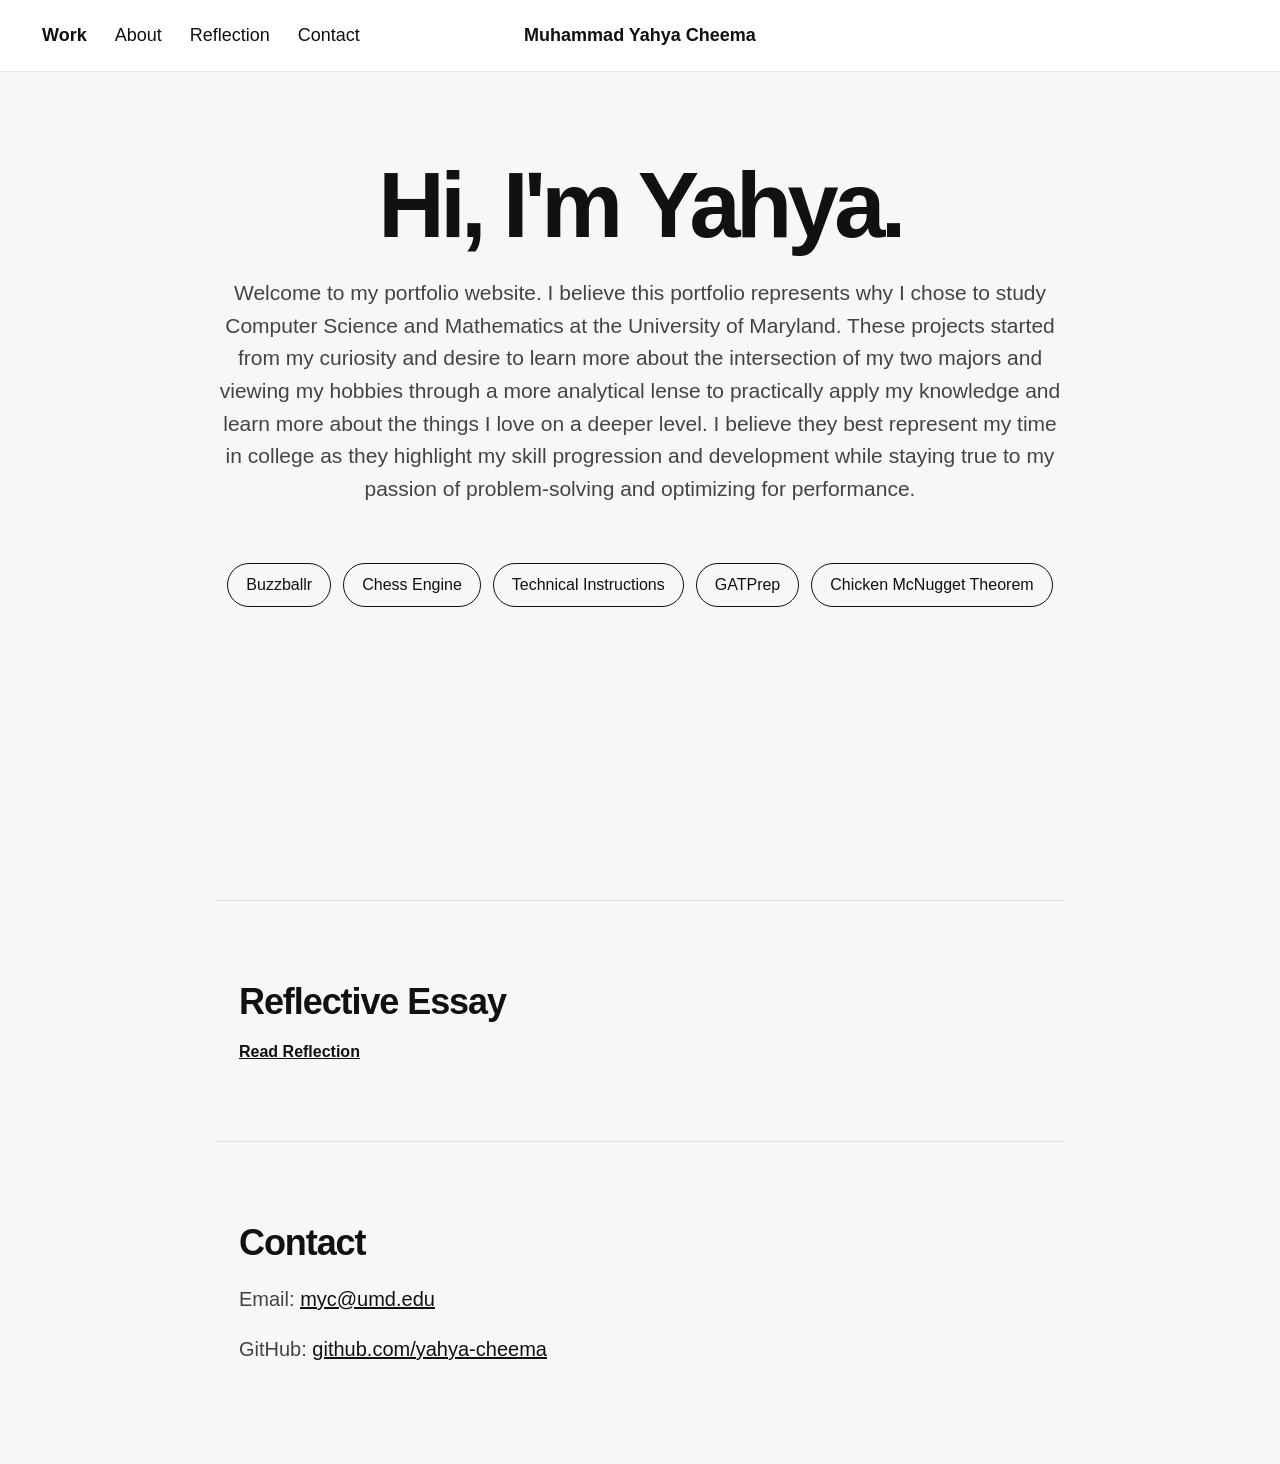
<file: index.html>
<!DOCTYPE html>
<html lang="en">
<head>
  <meta charset="UTF-8" />
  <meta name="viewport" content="width=device-width, initial-scale=1.0" />
  <title>Muhammad Yahya Cheema | Portfolio</title>
  <link rel="stylesheet" href="style.css" />
</head>

<body>
  <header class="navbar">
    <nav class="nav-left">
      <a href="#work">Work</a>
      <a href="#about">About</a>
      <a href="#reflection">Reflection</a>
      <a href="#contact">Contact</a>
    </nav>

    <div class="nav-name">Muhammad Yahya Cheema</div>
  </header>

  <main>
    <section class="hero">
      <h1>Hi, I'm Yahya.</h1>

      <div class="bio" id="about">
        <p>
          Welcome to my portfolio website. I believe this portfolio represents why I chose to study Computer Science and Mathematics at the University of Maryland.
         These projects started from my curiosity and desire to learn more about the intersection of my two majors and viewing my
        hobbies through a more analytical lense to practically apply my knowledge and learn more about the things I love on a deeper level.
        I believe they best represent my time in college as they highlight my skill progression
        and development while staying true to my passion of problem-solving and optimizing for performance.
        </p>
      </div>

      <div class="button-row" id="work">
        <a href="artifact1.html" class="button">Buzzballr</a>
        <a href="artifact2.html" class="button">Chess Engine</a>
        <a href="artifact3.html" class="button">Technical Instructions</a>
        <a href="artifact4.html" class="button">GATPrep</a>
        <a href="artifact5.html" class="button">Chicken McNugget Theorem</a>
      </div>
    </section>

    <section class="section" id="reflection">
      <h2>Reflective Essay</h2>
      <p>
      </p>
      <a href="reflection.html" class="text-link">Read Reflection</a>
    </section>

    <section class="section" id="contact">
      <h2>Contact</h2>
      <p>Email: <a href="mailto:myc@terpmail.umd.edu">myc@umd.edu</a></p>
      <p>GitHub: <a href="https://github.com/yahya-cheema">github.com/yahya-cheema</a></p>
    </section>
  </main>
</body>
</html>
</file>
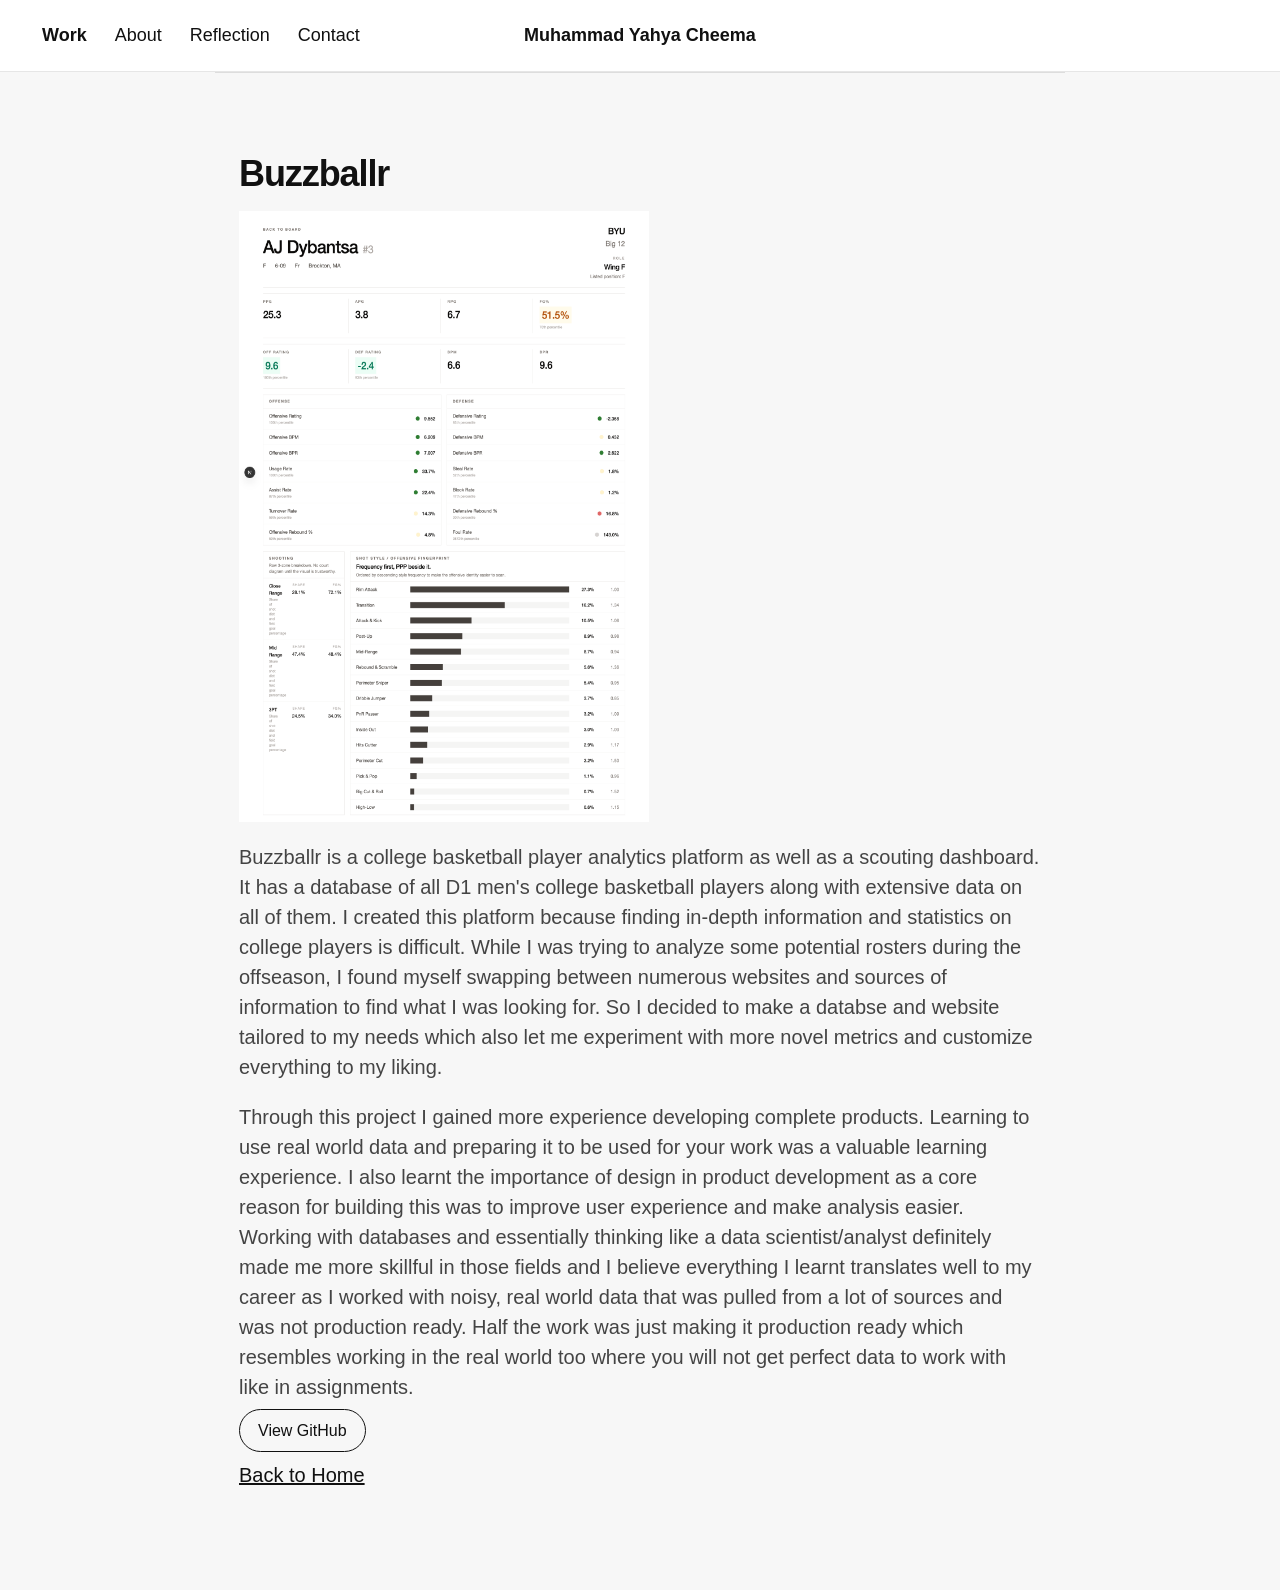
<file: artifact1.html>
<!DOCTYPE html>
<html lang="en">
<head>
  <meta charset="UTF-8" />
  <meta name="viewport" content="width=device-width, initial-scale=1.0" />
  <title>Artifact 1 | Buzzballr</title>
  <link rel="stylesheet" href="style.css" />
</head>

<body>
  <header class="navbar">
    <nav class="nav-left">
      <a href="index.html#work">Work</a>
      <a href="index.html#about">About</a>
      <a href="index.html#reflection">Reflection</a>
      <a href="index.html#contact">Contact</a>
    </nav>

    <div class="nav-name">Muhammad Yahya Cheema</div>
  </header>

  <main>
    <section class="section">
      <h2>Buzzballr</h2>
<img src="images/buzz_aj.png" width="410" height="611" align="center">
      <p>
          Buzzballr is a college basketball player analytics platform as well as a scouting dashboard.
          It has a database of all D1 men's college basketball players along with extensive data on all of them.
           I created this platform because finding in-depth information and statistics on college players is difficult. 
           While I was trying to analyze some potential rosters during the offseason, I found myself swapping between numerous 
           websites and sources of information to find what I was looking for. So I decided to make a databse and website tailored to
            my needs which also let me experiment with more novel metrics and customize everything to my liking.
      </p>
      <p>
          Through this project I gained more experience developing complete products. Learning to use real world data and 
          preparing it to be used for your work was a valuable learning experience. I also learnt the importance of design in 
          product development as a core reason for building this was to improve user experience and make analysis easier. 
          Working with databases and essentially thinking like a data scientist/analyst definitely made me more skillful in those fields
           and I believe everything I learnt translates well to my career as I worked with noisy,
           real world data that was pulled from a lot of sources and was not production ready. Half the work was just making it production ready which resembles working in the real world too
           where you will not get perfect data to work with like in assignments.
      </p>
      <a href="https://github.com/yahya-cheema/buzzballr" class="button" target="_blank">
          View GitHub
        </a>
      <p>
        <a href="index.html">Back to Home</a>
      </p>
    </section>
  </main>
</body>
</html>
</file>
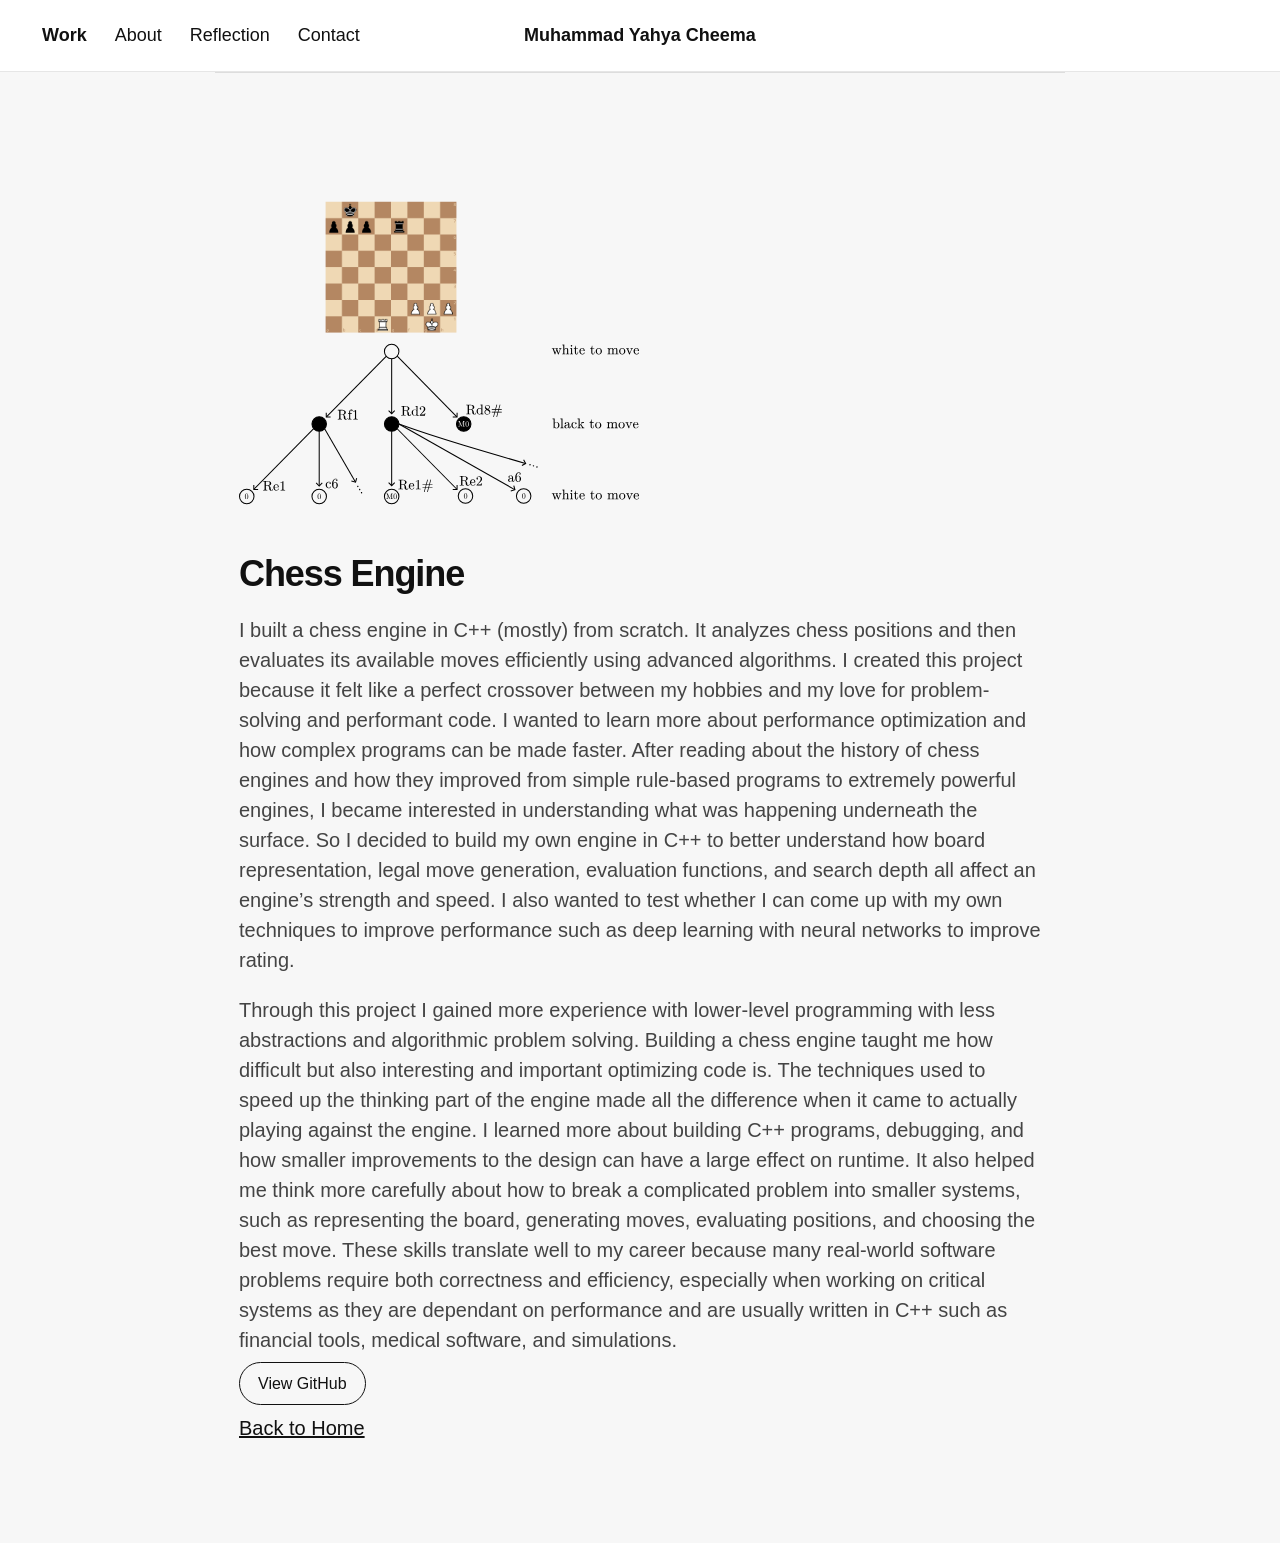
<file: artifact2.html>
<!DOCTYPE html>
<html lang="en">
<head>
  <meta charset="UTF-8" />
  <meta name="viewport" content="width=device-width, initial-scale=1.0" />
  <title>Artifact 2 | Chess Engine</title>
  <link rel="stylesheet" href="style.css" />
</head>

<body>
  <header class="navbar">
    <nav class="nav-left">
      <a href="index.html#work">Work</a>
      <a href="index.html#about">About</a>
      <a href="index.html#reflection">Reflection</a>
      <a href="index.html#contact">Contact</a>
    </nav>

    <div class="nav-name">Muhammad Yahya Cheema</div>
  </header>

  <main>
    <section class="section">
        
      

      <img
          src="images/example_gametree.svg"
          alt="Illustration or screenshot representing the C++ chess engine"
         width="400" height="400" align="center" 
        >
        <h2>Chess Engine</h2>
<p> I built a chess engine in C++ (mostly) from scratch. It analyzes chess positions and then evaluates its available moves efficiently using advanced algorithms. I created this project because it felt like a perfect crossover between my hobbies and my love for problem-solving and performant code. I wanted to learn more about performance optimization and how complex programs can be made faster. After reading about the history of chess engines and how they improved from simple rule-based programs to extremely powerful engines, I became interested in understanding what was happening underneath the surface. So I decided to build my own engine in C++ to better understand how board representation, legal move generation, evaluation functions, and search depth all affect an engine’s strength and speed. I also wanted to test whether I can come up with my own techniques to improve performance such as deep learning with neural networks to improve rating.</p> <p> Through this project I gained more experience with lower-level programming with less abstractions and algorithmic problem solving. Building a chess engine taught me how difficult but also interesting and important optimizing code is. The techniques used to speed up the thinking part of the engine made all the difference when it came to actually playing against the engine. I learned more about building C++ programs, debugging, and how smaller improvements to the design can have a large effect on runtime. It also helped me think more carefully about how to break a complicated problem into smaller systems, such as representing the board, generating moves, evaluating positions, and choosing the best move. These skills translate well to my career because many real-world software problems require both correctness and efficiency, especially when working on critical systems as they are dependant on performance and are usually written in C++ such as financial tools, medical software, and simulations. </p>
<a href="https://github.com/yahya-cheema/chess-engine" class="button" target="_blank">
    View GitHub
  </a>
      <p>
        <a href="index.html">Back to Home</a>
      </p>
    </section>
  </main>
</body>
</html>
</file>
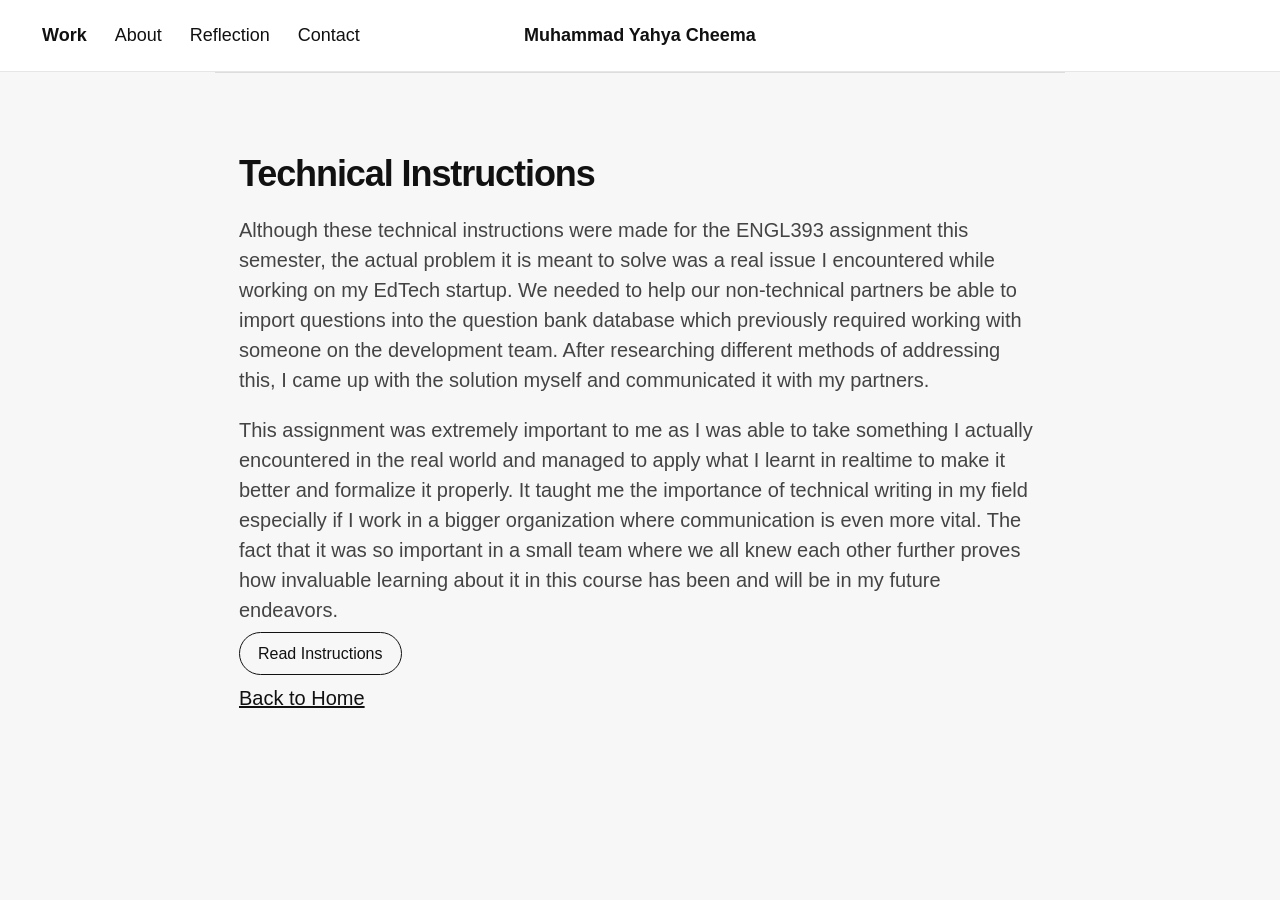
<file: artifact3.html>
<!doctype html>
<html lang="en">
    <head>
        <meta charset="UTF-8" />
        <meta name="viewport" content="width=device-width, initial-scale=1.0" />
        <title>Artifact 3 | Technical Instructions</title>
        <link rel="stylesheet" href="style.css" />
    </head>

    <body>
        <header class="navbar">
            <nav class="nav-left">
                <a href="index.html#work">Work</a>
                <a href="index.html#about">About</a>
                <a href="index.html#reflection">Reflection</a>
                <a href="index.html#contact">Contact</a>
            </nav>

            <div class="nav-name">Muhammad Yahya Cheema</div>
        </header>

        <main>
            <section class="section">
                <h2>Technical Instructions</h2>
                <p>
                    Although these technical instructions were made for the
                    ENGL393 assignment this semester, the actual problem it is
                    meant to solve was a real issue I encountered while working
                    on my EdTech startup. We needed to help our non-technical
                    partners be able to import questions into the question bank
                    database which previously required working with someone on
                    the development team. After researching different methods of
                    addressing this, I came up with the solution myself and
                    communicated it with my partners.
                </p>
                <p>
                    This assignment was extremely important to me as I was able
                    to take something I actually encountered in the real world
                    and managed to apply what I learnt in realtime to make it
                    better and formalize it properly. It taught me the
                    importance of technical writing in my field especially if I
                    work in a bigger organization where communication is even
                    more vital. The fact that it was so important in a small
                    team where we all knew each other further proves how
                    invaluable learning about it in this course has been and
                    will be in my future endeavors.
                </p>
                <a
                    href="https://docs.google.com/document/d/10ZxPSVgvnDgTx_lJd2cb285ONF_7zN0tjBcY_e3jxpo/edit?usp=sharing"
                    class="button"
                    target="_blank"
                >
                    Read Instructions
                </a>
                <p>
                    <a href="index.html">Back to Home</a>
                </p>
            </section>
        </main>
    </body>
</html>
</file>
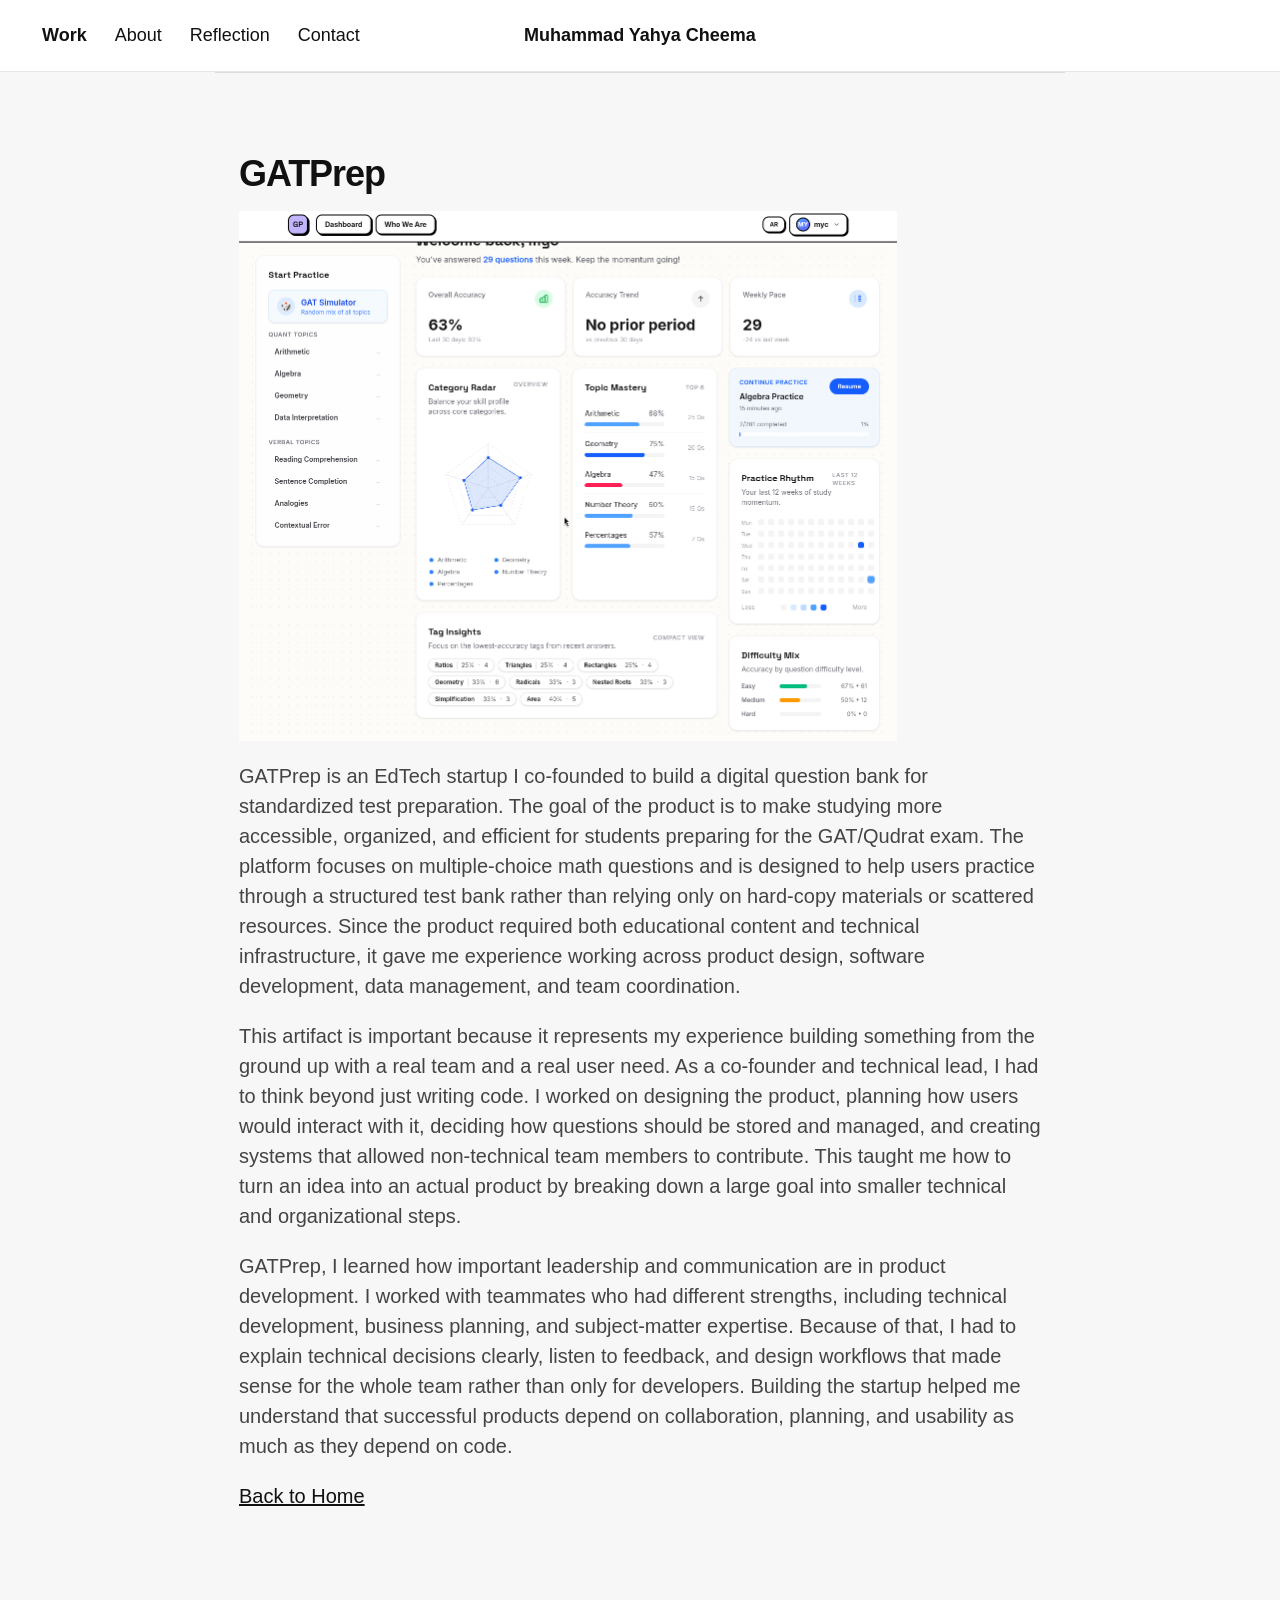
<file: artifact4.html>
<!doctype html>
<html lang="en">
    <head>
        <meta charset="UTF-8" />
        <meta name="viewport" content="width=device-width, initial-scale=1.0" />
        <title>Artifact 4 | GATPrep</title>
        <link rel="stylesheet" href="style.css" />
    </head>

    <body>
        <header class="navbar">
            <nav class="nav-left">
                <a href="index.html#work">Work</a>
                <a href="index.html#about">About</a>
                <a href="index.html#reflection">Reflection</a>
                <a href="index.html#contact">Contact</a>
            </nav>

            <div class="nav-name">Muhammad Yahya Cheema</div>
        </header>

        <main>
            <section class="section">
                <h2>GATPrep</h2>
                <img src="images/gatprepdash.png" width="658" height="530" align="center">
                <p>
                    GATPrep is an EdTech startup I co-founded to build a digital
                    question bank for standardized test preparation. The goal of
                    the product is to make studying more accessible, organized,
                    and efficient for students preparing for the GAT/Qudrat
                    exam. The platform focuses on multiple-choice math questions
                    and is designed to help users practice through a structured
                    test bank rather than relying only on hard-copy materials or
                    scattered resources. Since the product required both
                    educational content and technical infrastructure, it gave me
                    experience working across product design, software
                    development, data management, and team coordination.
                </p>

                <p>
                    This artifact is important because it represents my
                    experience building something from the ground up with a real
                    team and a real user need. As a co-founder and technical
                    lead, I had to think beyond just writing code. I worked on
                    designing the product, planning how users would interact
                    with it, deciding how questions should be stored and
                    managed, and creating systems that allowed non-technical
                    team members to contribute. This taught me how to turn an
                    idea into an actual product by breaking down a large goal
                    into smaller technical and organizational steps.
                </p>

                <p>
                    GATPrep, I learned how important leadership and
                    communication are in product development. I worked with
                    teammates who had different strengths, including technical
                    development, business planning, and subject-matter
                    expertise. Because of that, I had to explain technical
                    decisions clearly, listen to feedback, and design workflows
                    that made sense for the whole team rather than only for
                    developers. Building the startup helped me understand that
                    successful products depend on collaboration, planning, and
                    usability as much as they depend on code.
                </p>

                <p>
                    <a href="index.html">Back to Home</a>
                </p>
            </section>
        </main>
    </body>
</html>
</file>
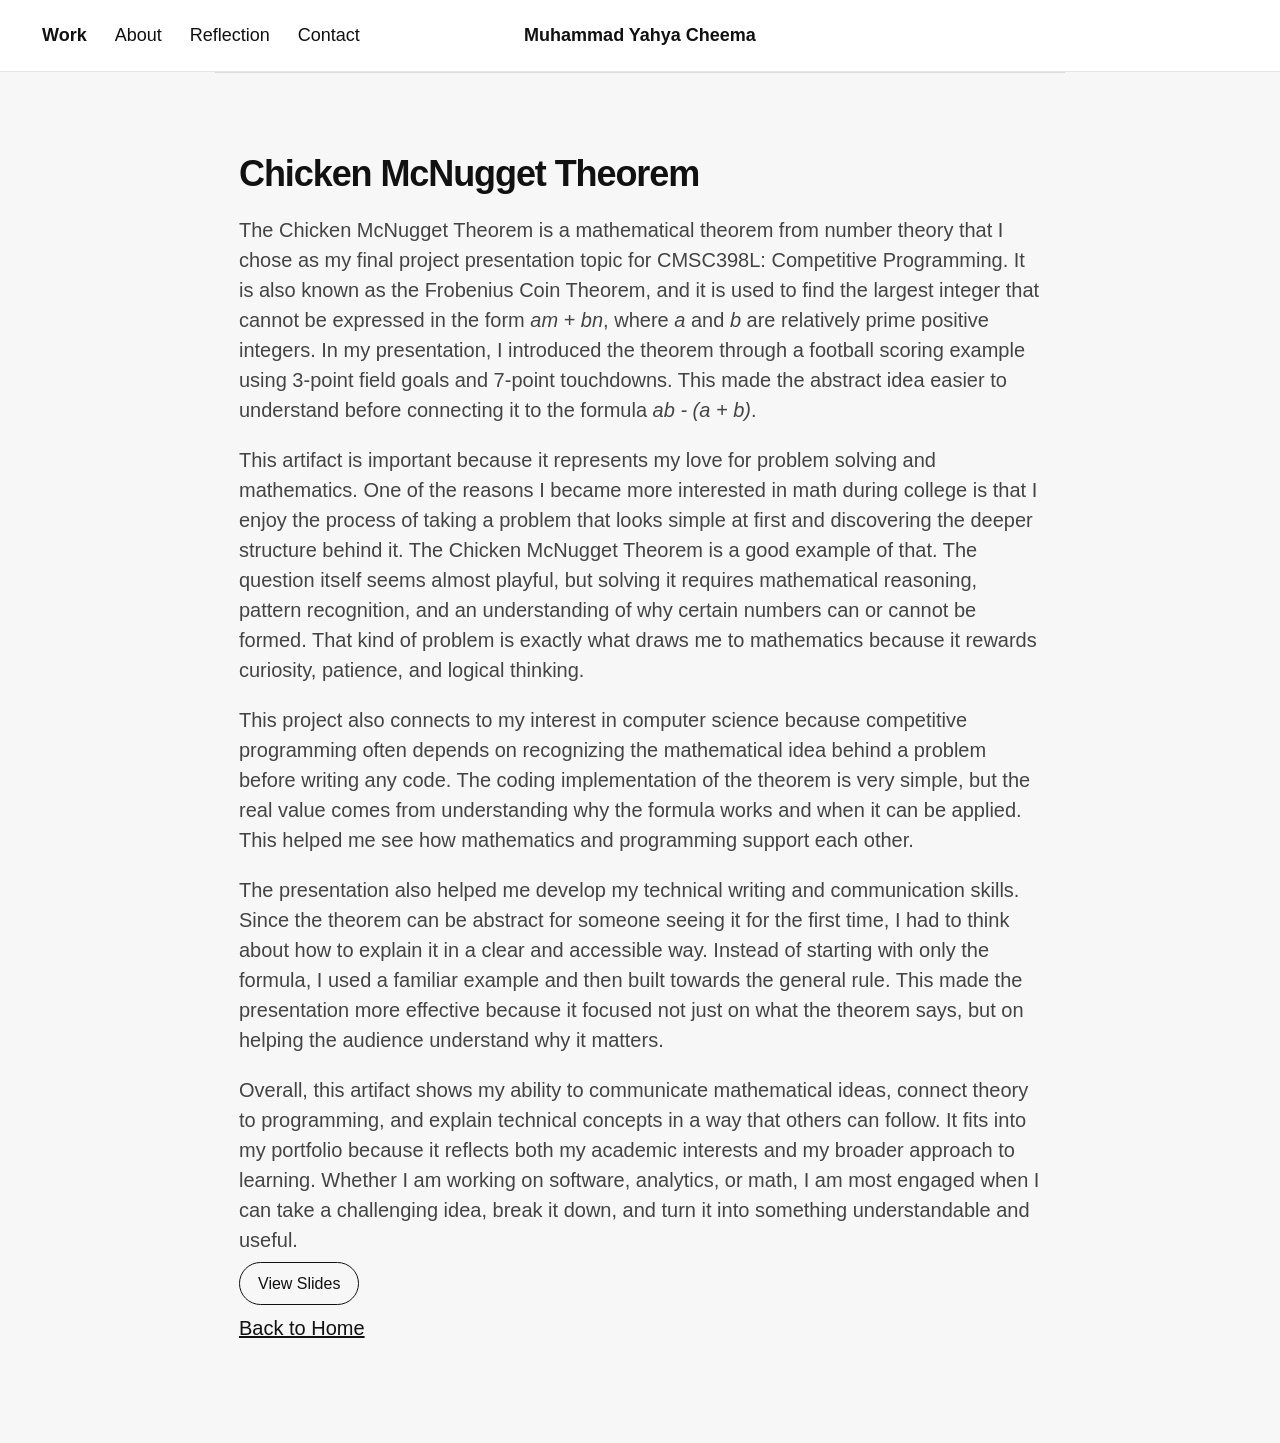
<file: artifact5.html>
<!doctype html>
<html lang="en">
    <head>
        <meta charset="UTF-8" />
        <meta name="viewport" content="width=device-width, initial-scale=1.0" />
        <title>Artifact 5 | Chicken McNugget Theorem</title>
        <link rel="stylesheet" href="style.css" />
    </head>

    <body>
        <header class="navbar">
            <nav class="nav-left">
                <a href="index.html#work">Work</a>
                <a href="index.html#about">About</a>
                <a href="index.html#reflection">Reflection</a>
                <a href="index.html#contact">Contact</a>
            </nav>

            <div class="nav-name">Muhammad Yahya Cheema</div>
        </header>

        <main>
            <section class="section">
                <h2>Chicken McNugget Theorem</h2>
                <p>
                    The Chicken McNugget Theorem is a mathematical theorem from
                    number theory that I chose as my final project presentation
                    topic for CMSC398L: Competitive Programming. It is also
                    known as the Frobenius Coin Theorem, and it is used to find
                    the largest integer that cannot be expressed in the form
                    <em>am + bn</em>, where <em>a</em> and <em>b</em> are
                    relatively prime positive integers. In my presentation, I
                    introduced the theorem through a football scoring example
                    using 3-point field goals and 7-point touchdowns. This made
                    the abstract idea easier to understand before connecting it
                    to the formula <em>ab - (a + b)</em>.
                </p>

                <p>
                    This artifact is important because it represents my love for
                    problem solving and mathematics. One of the reasons I became
                    more interested in math during college is that I enjoy the
                    process of taking a problem that looks simple at first and
                    discovering the deeper structure behind it. The Chicken
                    McNugget Theorem is a good example of that. The question
                    itself seems almost playful, but solving it requires
                    mathematical reasoning, pattern recognition, and an
                    understanding of why certain numbers can or cannot be
                    formed. That kind of problem is exactly what draws me to
                    mathematics because it rewards curiosity, patience, and
                    logical thinking.
                </p>

                <p>
                    This project also connects to my interest in computer
                    science because competitive programming often depends on
                    recognizing the mathematical idea behind a problem before
                    writing any code. The coding implementation of the theorem
                    is very simple, but the real value comes from understanding
                    why the formula works and when it can be applied. This
                    helped me see how mathematics and programming support each
                    other.
                </p>

                <p>
                    The presentation also helped me develop my technical writing
                    and communication skills. Since the theorem can be abstract
                    for someone seeing it for the first time, I had to think
                     about how to explain it in a clear and accessible
                    way. Instead of starting with only the formula, I used a
                    familiar example and then built towards the general rule. This
                    made the presentation more effective because it focused not
                    just on what the theorem says, but on helping the audience
                    understand why it matters.
                </p>

                <p>
                    Overall, this artifact shows my ability to communicate
                    mathematical ideas, connect theory to programming, and
                    explain technical concepts in a way that others can follow.
                    It fits into my portfolio because it reflects both my
                    academic interests and my broader approach to learning.
                    Whether I am working on software, analytics, or math, I am
                    most engaged when I can take a challenging idea, break it
                    down, and turn it into something understandable and useful.
                </p>
                <a
                    href="https://docs.google.com/presentation/d/1zGdlChWOXgr1v0PguBE0UClLrRIwU9TBByyYC49yBuA/edit?usp=sharing"
                    class="button"
                    target="_blank"
                >
                    View Slides
                </a>
                <p>
                    <a href="index.html">Back to Home</a>
                </p>
            </section>
        </main>
    </body>
</html>
</file>
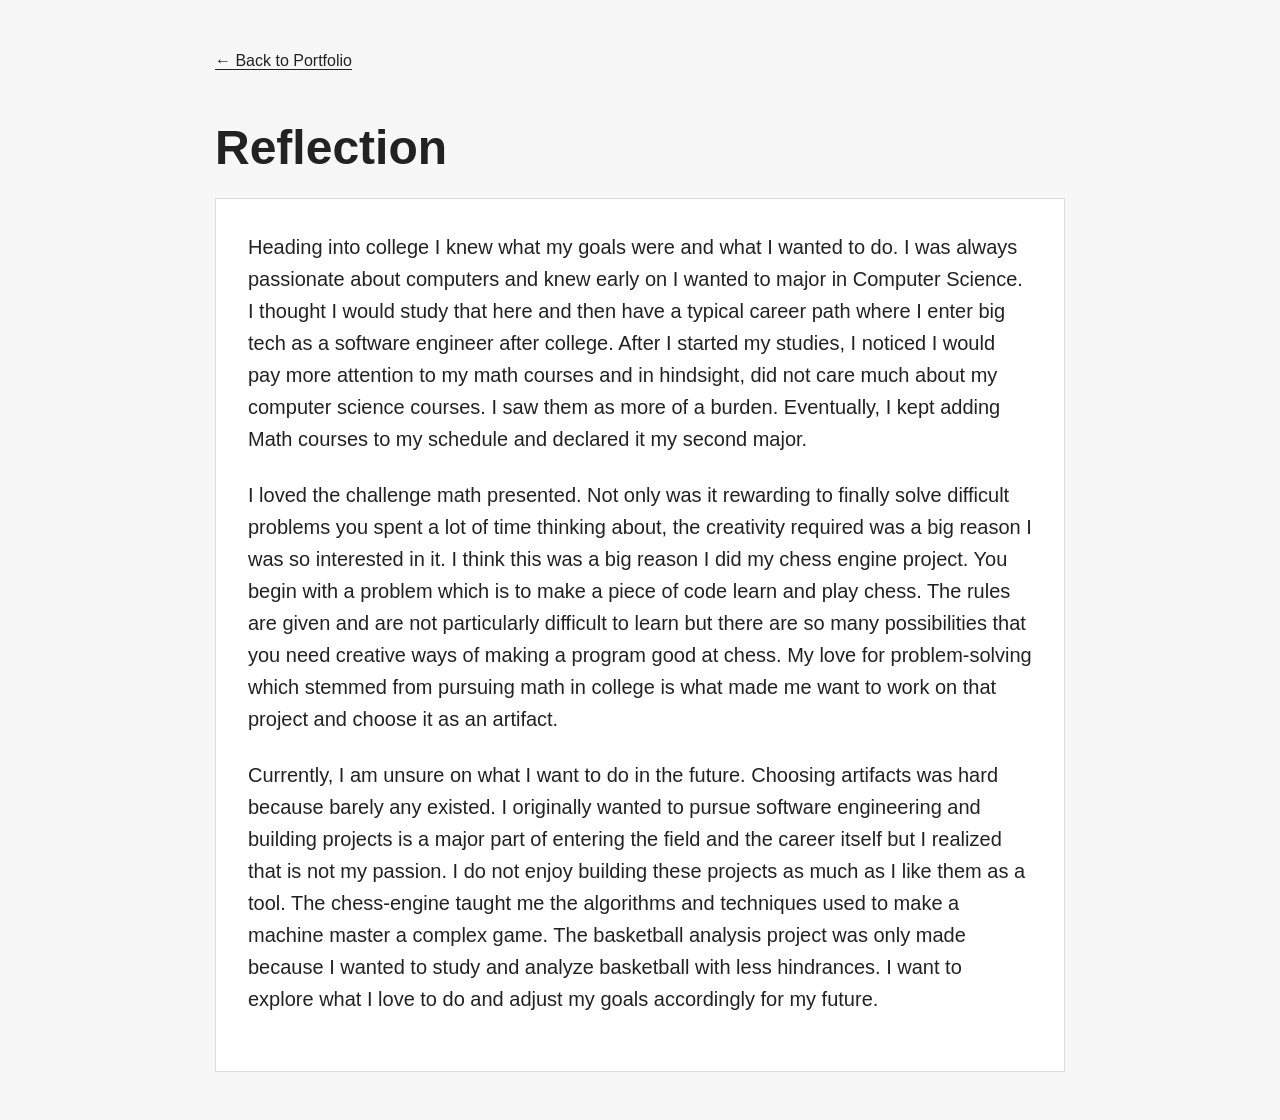
<file: reflection.html>
<!DOCTYPE html>
<html lang="en">
<head>
  <meta charset="UTF-8" />
  <meta name="viewport" content="width=device-width, initial-scale=1.0" />

  <title>Reflection | Yahya Cheema</title>

  <style>
    body {
      margin: 0;
      padding: 0;
      font-family: Helvetica, Arial, sans-serif;
      background: #f7f7f7;
      color: #222;
      line-height: 1.6;
    }

    .container {
      max-width: 850px;
      margin: 0 auto;
      padding: 48px 24px;
    }

    nav {
      margin-bottom: 48px;
    }

    nav a {
      color: #222;
      text-decoration: none;
      font-size: 16px;
      border-bottom: 1px solid #222;
    }

    nav a:hover {
      color: #666;
      border-bottom-color: #666;
    }

    h1 {
      font-size: 48px;
      line-height: 1.1;
      margin: 0 0 24px;
      font-weight: 700;
    }

    h2 {
      font-size: 28px;
      margin-top: 48px;
      margin-bottom: 16px;
    }

    p {
      font-size: 20px;
      margin: 0 0 24px;
    }

    .reflection-box {
      background: white;
      padding: 32px;
      border: 1px solid #ddd;
    }

    @media (max-width: 700px) {
      h1 {
        font-size: 36px;
      }

      p {
        font-size: 18px;
      }

      .container {
        padding: 32px 18px;
      }

      .reflection-box {
        padding: 24px;
      }
    }
  </style>
</head>

<body>
  <main class="container">
    <nav>
      <a href="index.html">← Back to Portfolio</a>
    </nav>

    <h1>Reflection</h1>

    <section class="reflection-box">
      <!-- Paste your reflection below this line -->

      <p>
          Heading into college I knew what my goals were and what I wanted to do. I was always passionate about computers and knew early on I wanted to major in Computer Science. I thought I would study that here and then have a typical career path where I enter big tech as a software engineer after college. After I started my studies, I noticed I would pay more attention to my math courses and in hindsight, did not care much about my computer science courses. I saw them as more of a burden. Eventually, I kept adding Math courses to my schedule and declared it my second major. 
      </p>

      <p>
          I loved the challenge math presented. Not only was it rewarding to finally solve difficult problems you spent a lot of time thinking about, the creativity required was a big reason I was so interested in it. I think this was a big reason I did my chess engine project. You begin with a problem which is to make a piece of code learn and play chess. The rules are given and are not particularly difficult to learn but there are so many possibilities that you need creative ways of making a program good at chess. My love for problem-solving which stemmed from pursuing math in college is what made me want to work on that project and choose it as an artifact.
      </p>

      <p>
          Currently, I am unsure on what I want to do in the future. Choosing artifacts was hard because barely any existed. I originally wanted to pursue software engineering and building projects is a major part of entering the field and the career itself but I realized that is not my passion. I do not enjoy building these projects as much as I like them as a tool. The chess-engine taught me the algorithms and techniques used to make a machine master a complex game. The basketball analysis project was only made because I wanted to study and analyze basketball with less hindrances. I want to explore what I love to do and adjust my goals accordingly for my future.
      </p>

      <!-- Paste your reflection above this line -->
    </section>
  </main>
</body>
</html>
</file>
<file: style.css>
* {
  box-sizing: border-box;
}

html {
  scroll-behavior: smooth;
}

body {
  margin: 0;
  font-family: Helvetica, Arial, sans-serif;
  background: #f7f7f7;
  color: #111;
}

/* Top navigation */

.navbar {
  height: 72px;
  padding: 0 42px;
  display: flex;
  align-items: center;
  justify-content: center;
  position: relative;
  background: #ffffff;
  border-bottom: 1px solid #e6e6e6;
}

.nav-left {
  position: absolute;
  left: 42px;
  display: flex;
  gap: 28px;
}

.nav-left a,
.nav-name {
  font-size: 18px;
  text-decoration: none;
  color: #111;
}

.nav-left a:first-child {
  font-weight: 700;
}

.nav-left a:hover {
  text-decoration: underline;
}

.nav-name {
  font-weight: 700;
}

/* Hero / welcome page */

.hero {
  min-height: calc(100vh - 72px);
  padding: 90px 24px 70px;
  display: flex;
  flex-direction: column;
  align-items: center;
  text-align: center;
}

.hero h1 {
  margin: 0 0 28px;
  max-width: 900px;
  font-size: clamp(48px, 8vw, 92px);
  line-height: 0.95;
  letter-spacing: -0.05em;
}

.bio {
  max-width: 850px;
}

.bio p {
  margin: 0 auto 20px;
  font-size: 21px;
  line-height: 1.55;
  color: #444;
}

/* Artifact buttons */

.button-row {
  margin-top: 38px;
  display: flex;
  flex-wrap: wrap;
  justify-content: center;
  gap: 12px;
}

.button {
  padding: 12px 18px;
  border: 1px solid #111;
  border-radius: 999px;
  color: #111;
  text-decoration: none;
  font-size: 16px;
  transition: background 0.15s ease, color 0.15s ease;
}

.button:hover {
  background: #111;
  color: #fff;
}

/* Lower sections */

.section {
  max-width: 850px;
  margin: 0 auto;
  padding: 80px 24px;
  border-top: 1px solid #ddd;
}

.section h2 {
  margin: 0 0 16px;
  font-size: 36px;
  letter-spacing: -0.03em;
}

.section p {
  font-size: 20px;
  line-height: 1.5;
  color: #444;
}

.section a {
  color: #111;
}

.text-link {
  font-weight: 700;
}

/* Mobile */

@media (max-width: 700px) {
  .navbar {
    height: auto;
    padding: 22px 20px;
    flex-direction: column;
    gap: 14px;
  }

  .nav-left {
    position: static;
    flex-wrap: wrap;
    justify-content: center;
    gap: 16px;
  }

  .nav-left a,
  .nav-name {
    font-size: 16px;
  }

  .hero {
    min-height: auto;
    padding: 70px 20px;
  }

  .hero h1 {
    font-size: 52px;
  }

  .bio p {
    font-size: 18px;
  }
  .artifact {
    margin-top: 48px;
  }
  
  .artifact-image {
    width: 100%;
    max-width: 720px;
    height: auto;
    display: block;
    margin-bottom: 24px;
    border: 1px solid #ddd;
  }
  
  .button {
    display: inline-block;
    margin-top: 12px;
    padding: 10px 16px;
    border: 1px solid #222;
    color: #222;
    text-decoration: none;
    font-size: 15px;
  }
  
  .button:hover {
    background: #222;
    color: white;
  }
  .artifact-image.chess-image {
    width: 280px;
    max-width: 280px;
    height: auto;
    margin-left: auto;
    margin-right: auto;
  }
}
</file>
